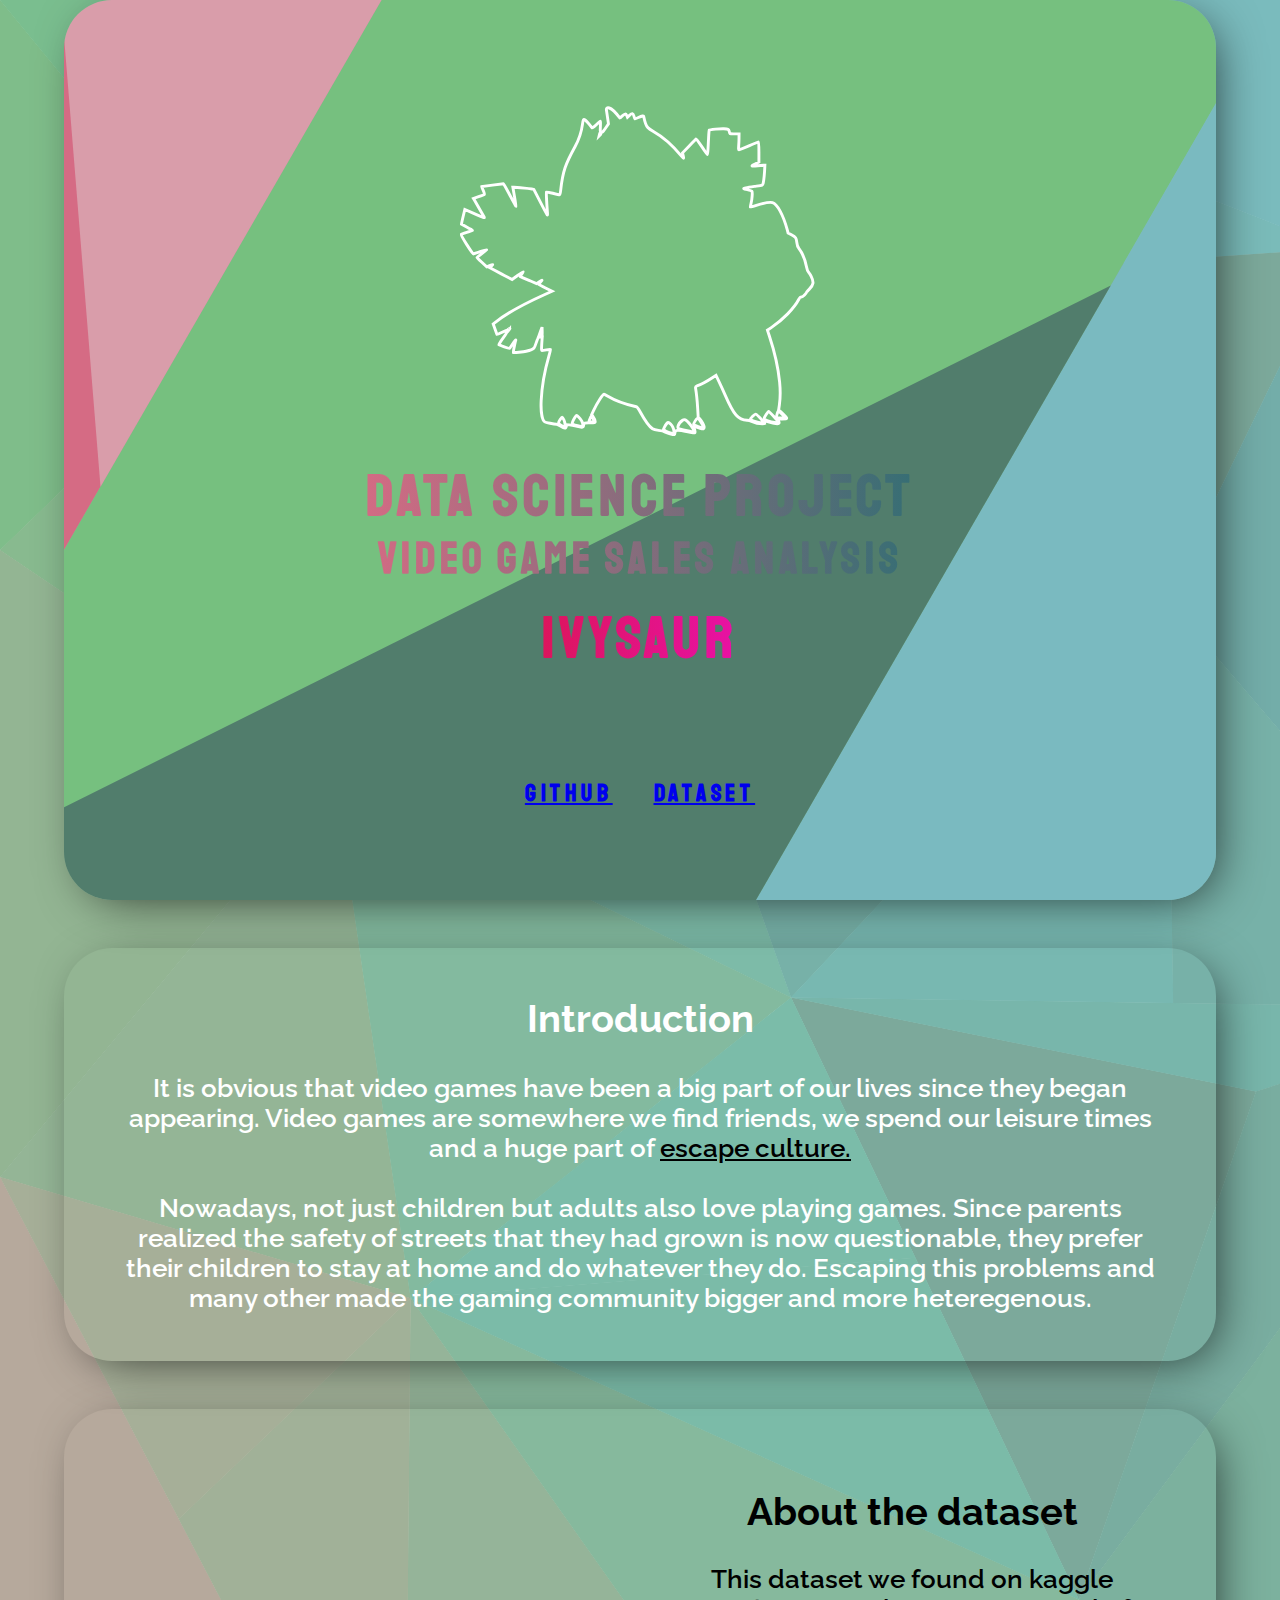
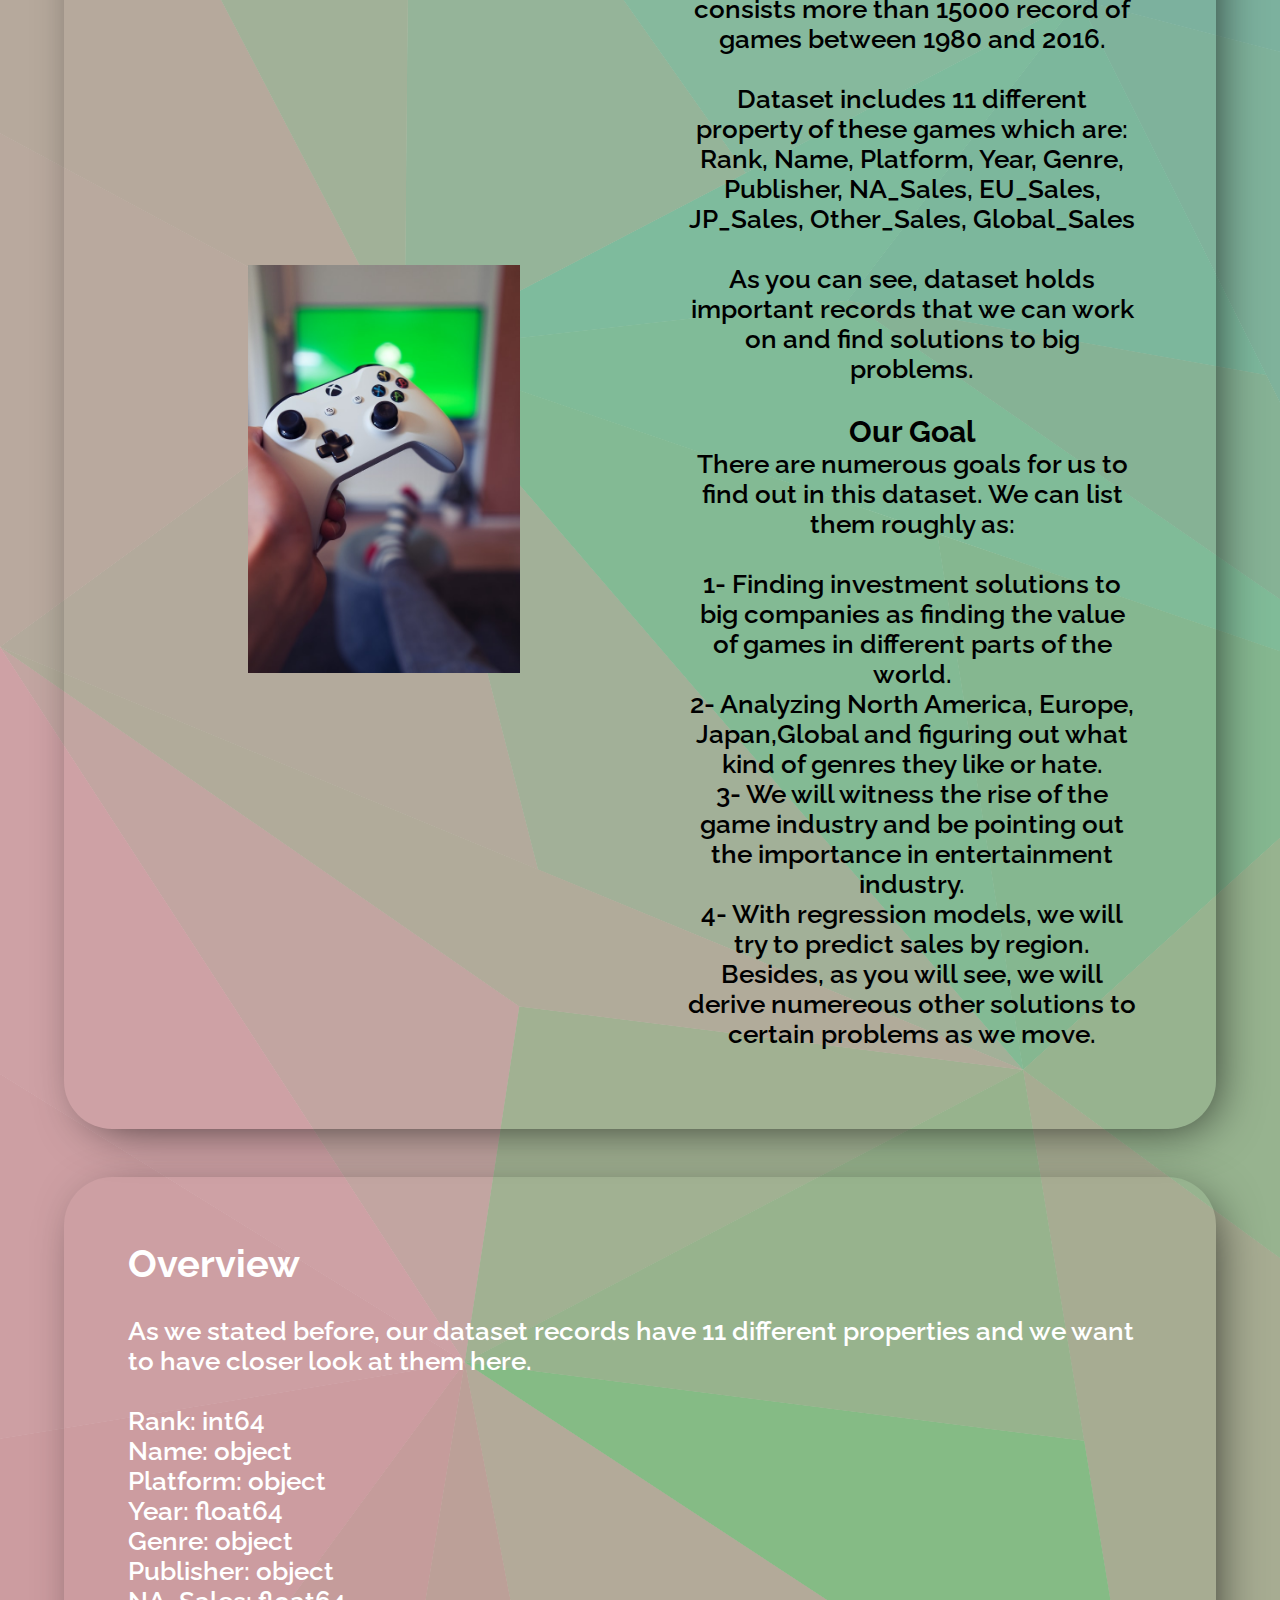
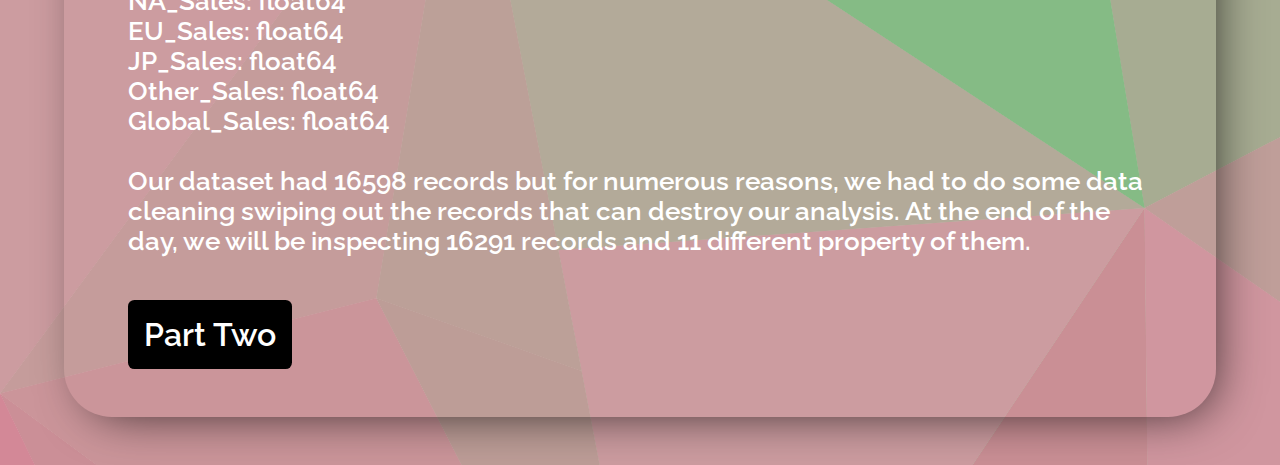
<file: page/index.html>
<!DOCTYPE html>
<html lang="en">

<head>
    <meta charset="UTF-8">
    <meta name="viewport" content="width=device-width, initial-scale=1.0">
    <link rel="stylesheet" href="styles.css">
    <title>Ivysaur</title>
</head>

<body>

    <header>
        <div class="logo" onclick="change()">

        </div>
        <div class="title">
            <div class="text-headerr">
                <h1>Data Science Project</h1>
                <h2>Video Game Sales Analysis</h2>
            </div>
            <div class="text-headerr2">
                <h1>Ivysaur</h1>
            </div>

        </div>
        <div class="project-links">
            <a href="https://github.com/Mert18/data-analysis-vg-ivysaur" target="_blank">github</a>
            <a href="https://www.kaggle.com/gregorut/videogamesales" target="_blank">dataset</a>
        </div>
    </header>

    <main>
        <section class="intro">
            <div class="text">
                <h2>Introduction</h2>
                <p>It is obvious that video games have been a big part of our lives since they began appearing. Video
                    games
                    are somewhere we find friends, we spend our leisure times and a huge part of <a
                        href="https://www.fairplanet.org/dossier/escape/escaping-in-and-from-culture/"
                        target="_blank">escape culture.</a> </p>
                <br>
                <p>Nowadays, not just children but adults also love playing games. Since parents realized the safety of
                    streets that they had grown is now questionable, they prefer their children to stay at home and do
                    whatever they do. Escaping this problems and many other made the gaming community bigger and more
                    heteregenous.</p>
            </div>

        </section>

        <section class="dataset">
            <div class="imagetwo">

            </div>
            <div class="texttwo">
                <h2>About the dataset</h2>
                <br>
                <p>This dataset we found on kaggle consists more than 15000 record of games between 1980 and 2016.</p>
                <br>
                <p>Dataset includes 11 different property of these games which are:</p>
                <p>Rank, Name, Platform, Year, Genre, Publisher, NA_Sales, EU_Sales, JP_Sales, Other_Sales, Global_Sales
                </p>
                <br>
                <p>As you can see, dataset holds important records that we can work on and find solutions to big
                    problems.</p>
                <br>
                <h3>Our Goal</h3>
                <p>There are numerous goals for us to find out in this dataset. We can list them roughly as:</p>
                <br>
                <p>1- Finding investment solutions to big companies as finding the value of games in different parts of
                    the world.</p>
                <p>2- Analyzing North America, Europe, Japan,Global and figuring out what kind of genres they like
                    or hate.</p>
                <p>3- We will witness the rise of the game industry and be pointing out the importance in entertainment
                    industry.</p>
                <p>4- With regression models, we will try to predict sales by region.</p>
                <p>Besides, as you will see, we will derive numereous other solutions to certain problems as we move.
                </p>
            </div>
        </section>

        <section class="exp">
            <h2>Overview</h2>
            <br>
            <p>As we stated before, our dataset records have 11 different properties and we want to have closer look at
                them here.</p>
            <br>
            <ul>
                <li>Rank: int64</li>
                <li>Name: object</li>
                <li>Platform: object</li>
                <li>Year: float64</li>
                <li>Genre: object</li>
                <li>Publisher: object</li>
                <li>NA_Sales: float64</li>
                <li>EU_Sales: float64</li>
                <li>JP_Sales: float64</li>
                <li>Other_Sales: float64</li>
                <li>Global_Sales: float64</li>
            </ul>
            <br>
            <p>Our dataset had 16598 records but for numerous reasons, we had to do some data cleaning swiping out the
                records that can destroy our analysis. At the end of the day, we will be inspecting 16291 records and 11
                different property of them.</p>
            <br>
            <br>
            <a id="next" href="quest1.html">Part Two</a>
        </section>

    </main>

    <footer>

    </footer>
    <script src="app2.js"></script>
</body>

</html>
</file>
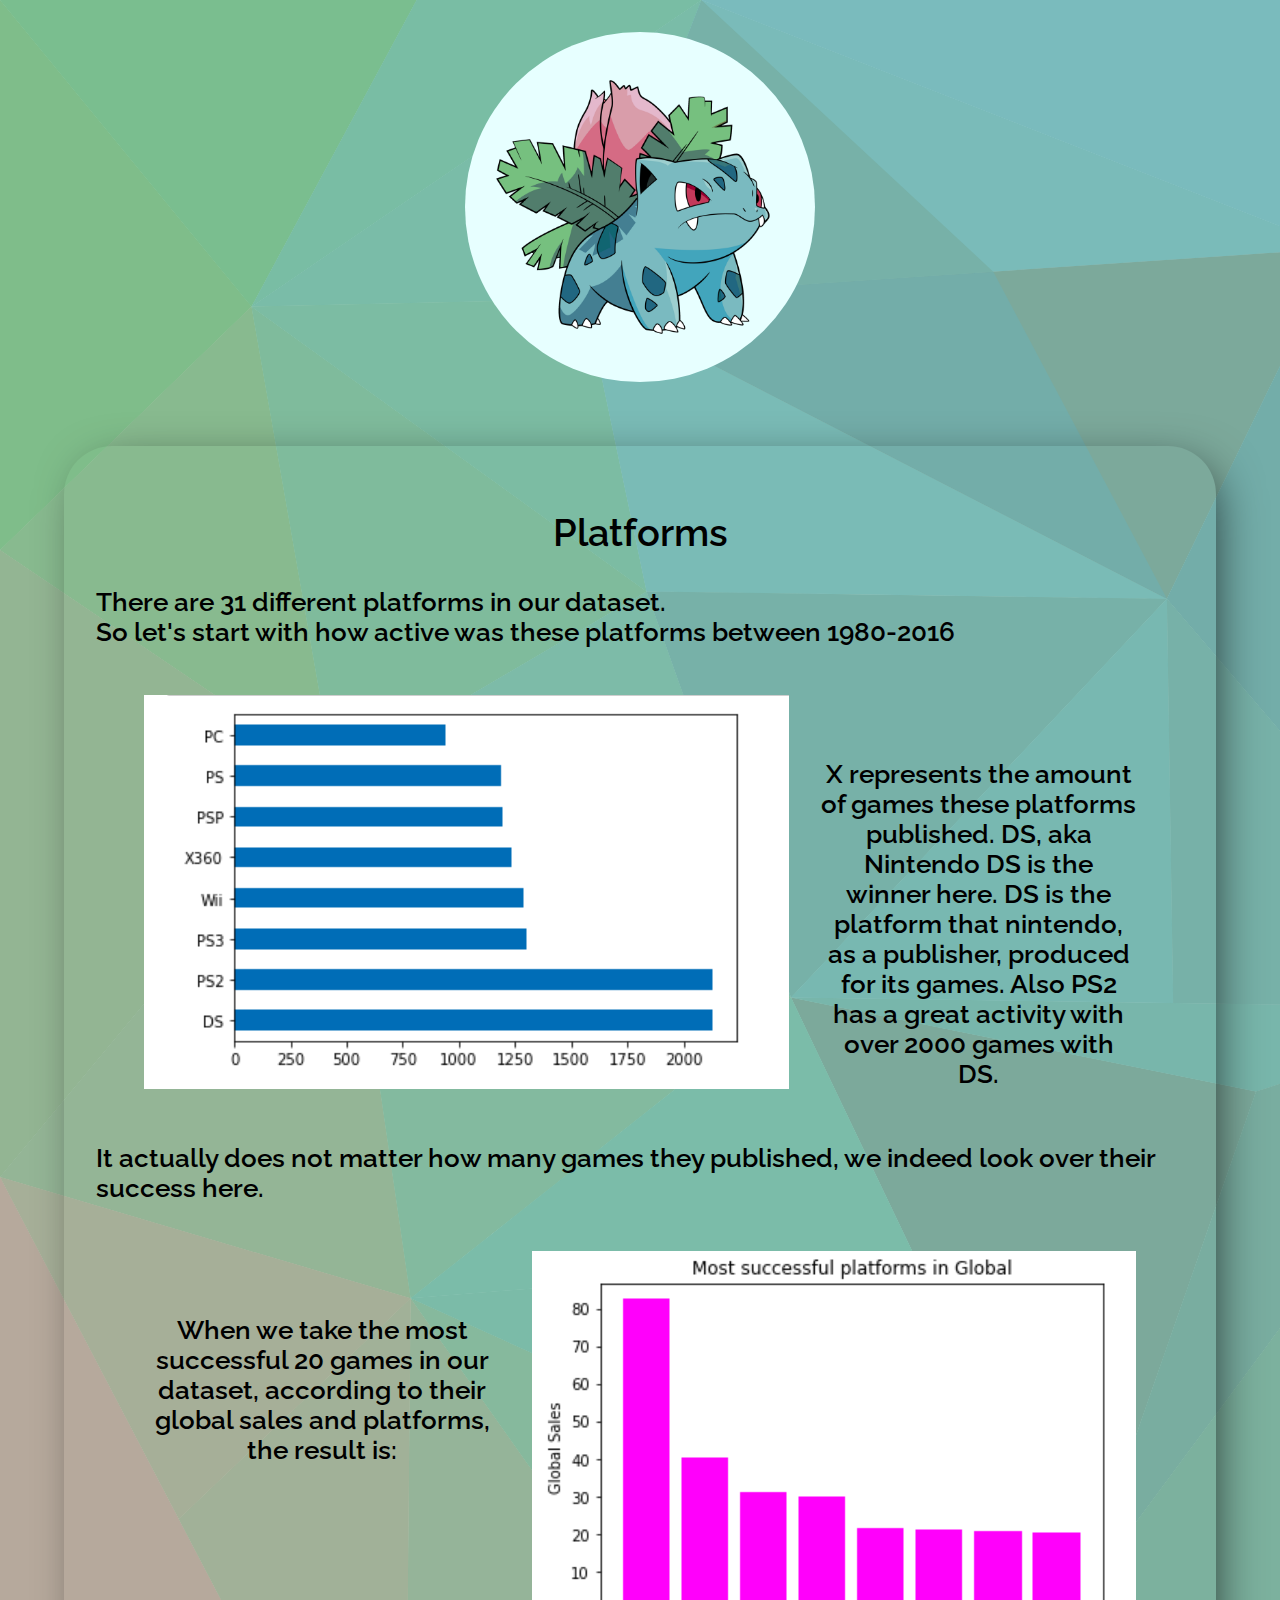
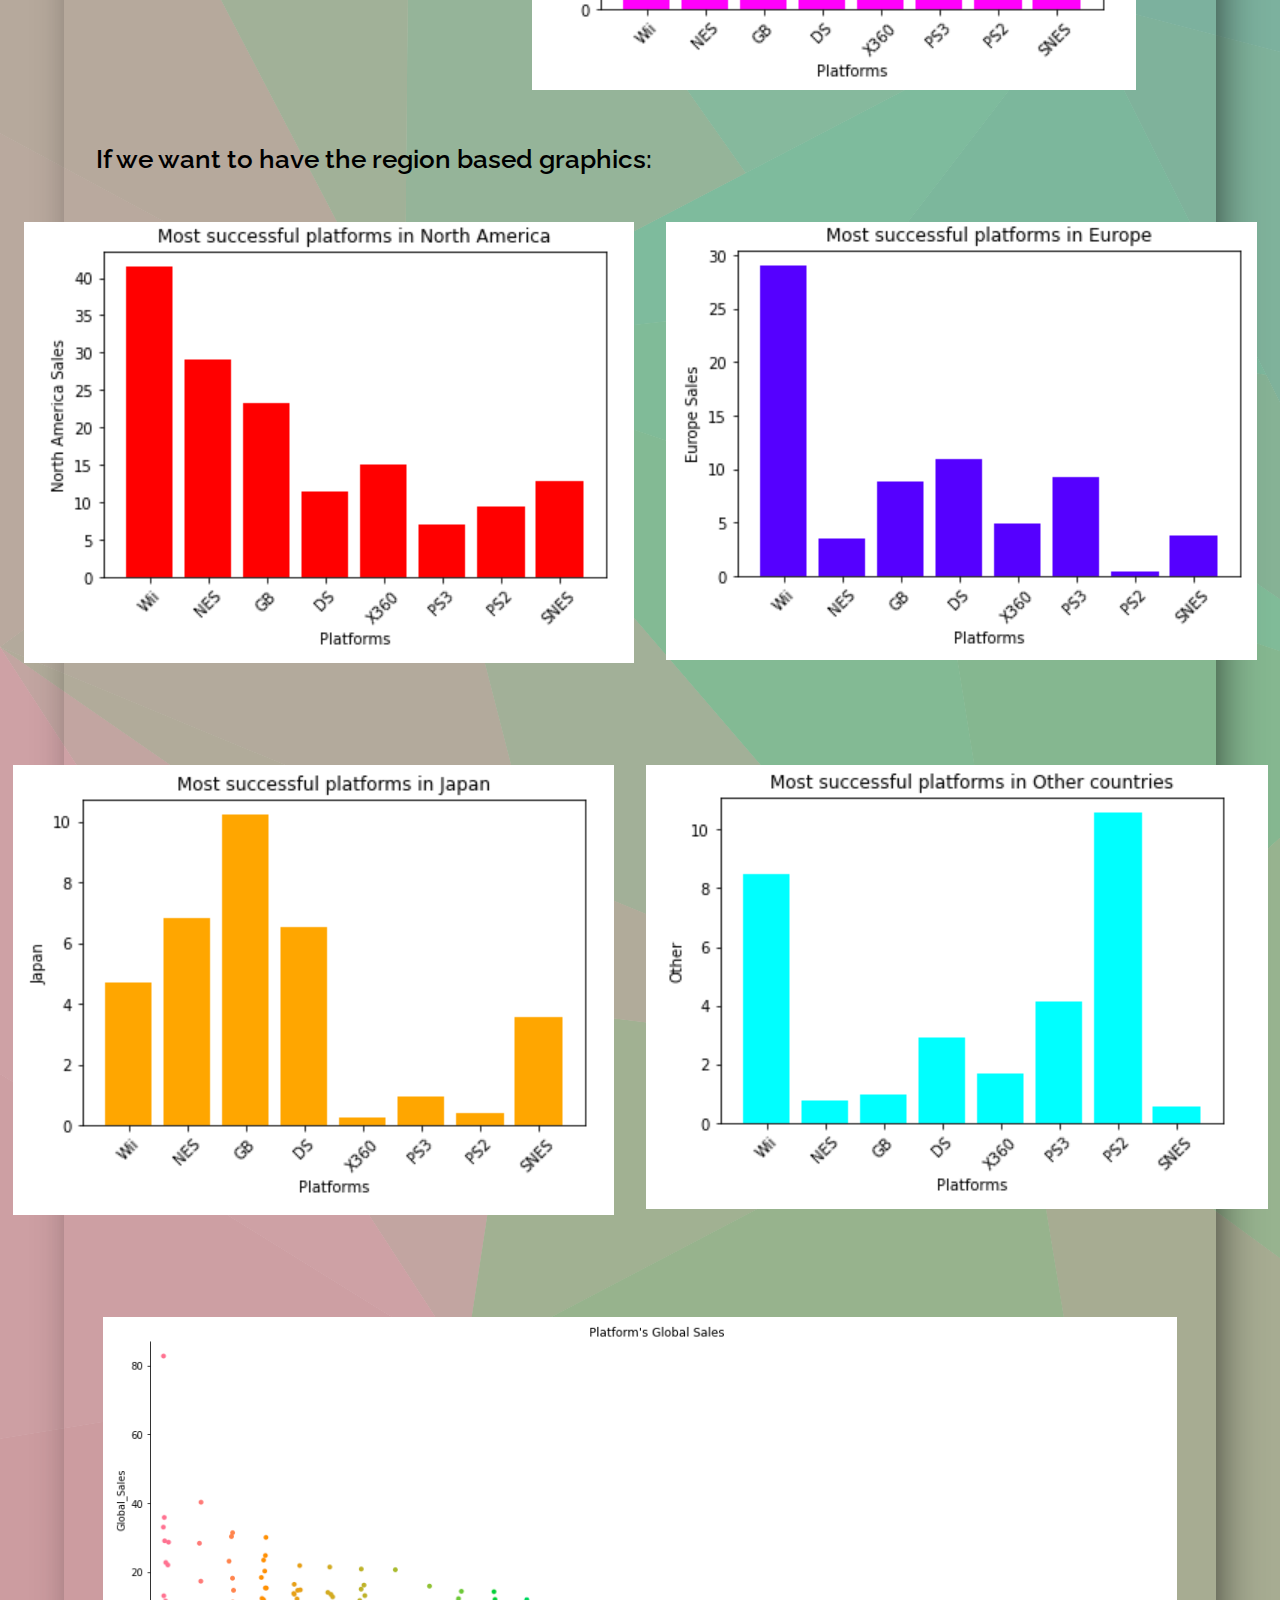
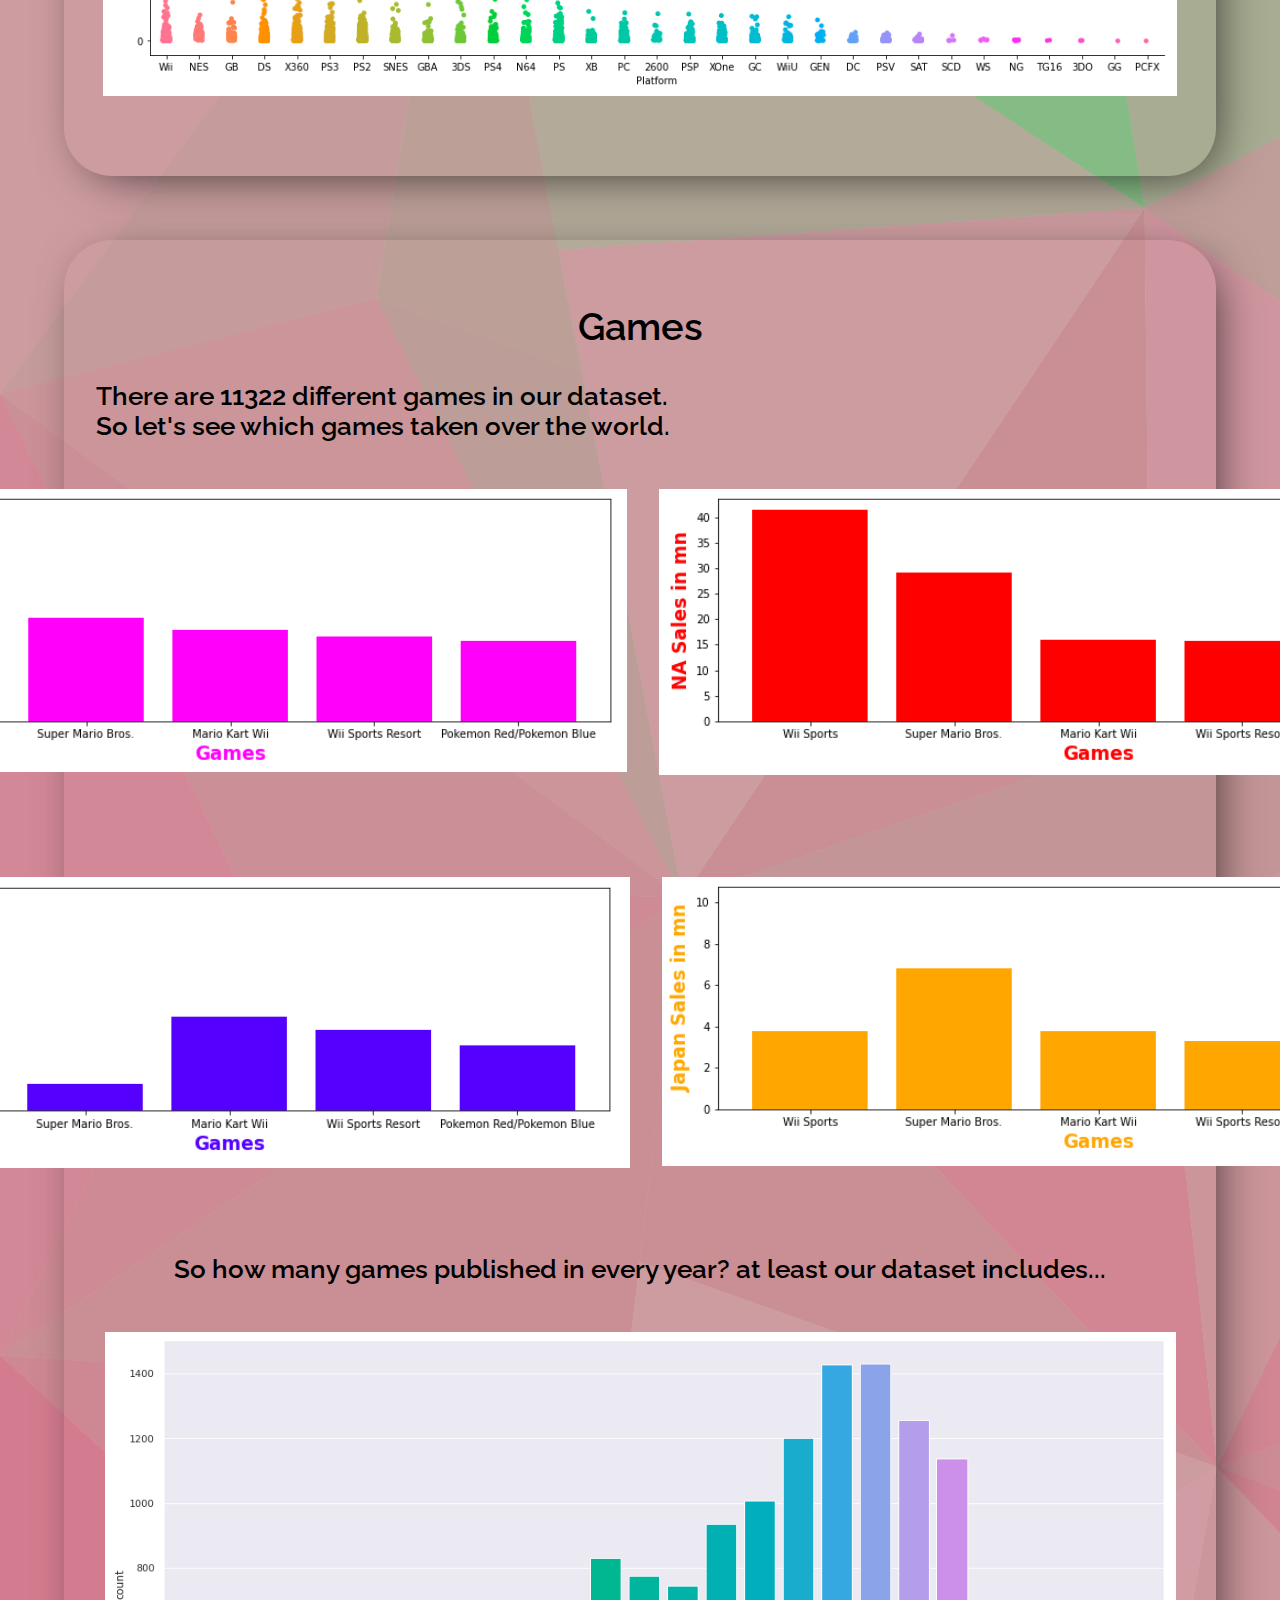
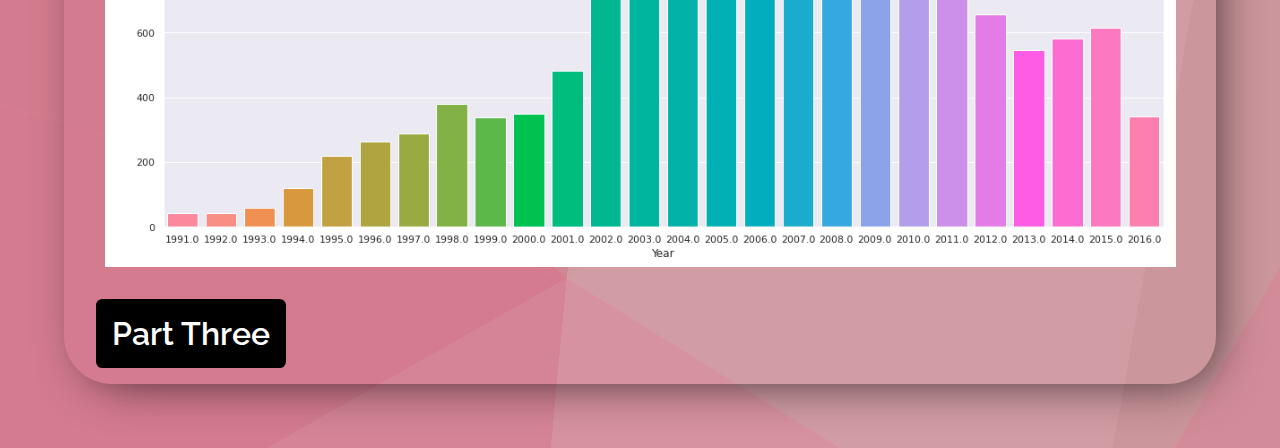
<file: page/index2.html>
<!DOCTYPE html>
<html lang="en">

<head>
    <meta charset="UTF-8">
    <meta name="viewport" content="width=device-width, initial-scale=1.0">
    <link rel="stylesheet" href="styles2.css">
    <title>Ivysaur Part Two</title>
</head>

<body>
    <div class="nav">
        <img src="./images/ivytrue2.svg" alt="ivy2">
    </div>


    <section class="platforms">
        <h2>Platforms</h2>
        <p>There are 31 different platforms in our dataset.</p>
        <p>So let's start with how active was these platforms between 1980-2016</p>

        <div class="analyze">
            <div class="left">
                <img src="./assets/platforms.png" alt="platformsactivity">
            </div>
            <div class="right">
                <p>X represents the amount of games these platforms published. DS, aka Nintendo DS is the winner here.
                    DS is the platform that nintendo, as a publisher,
                    produced for its games.
                    Also PS2 has a great activity with over 2000 games with DS.</p>

            </div>
        </div>
        <p>It actually does not matter how many games they published, we indeed look over their success here.</p>

        <div class="analyze">
            <div class="left">

                <p>When we take the most successful 20 games in our dataset, according to their global sales and
                    platforms, the result is:</p>
            </div>
            <div class="right">
                <img src="./assets/platformscss.png" alt="succsplatform">
            </div>
        </div>
        <p>If we want to have the region based graphics:</p>

        <div class="analyze">
            <div class="left">
                <img src="./assets/nasales.png" alt="nasales">
            </div>
            <div class="right">
                <img src="./assets/eusales.png" alt="eusales">
            </div>
        </div>
        <div class="analyze">
            <div class="left">
                <img src="./assets/jpsales.png" alt="jpsales">
            </div>
            <div class="right">
                <img src="./assets/othersales.png" alt="othersales">
            </div>
        </div>

        <div class="soloimage">
            <img src="./images/platform.png" alt="platforms">
        </div>


    </section>

    <section class="games">
        <h2>Games</h2>
        <p>There are 11322 different games in our dataset.</p>
        <p>So let's see which games taken over the world.</p>

        <div class="analyze">
            <div class="left">
                <img src="./images/gb.png" alt="glbgm">
            </div>
            <div class="right">
                <img src="./images/na.png" alt="nagm">
            </div>
        </div>
        <div class="analyze">
            <div class="left">
                <img src="./images/eu.png" alt="eugm">
            </div>
            <div class="right">
                <img src="./images/jp.png" alt="jpgm">
            </div>
        </div>
        <p id="solotext">So how many games published in every year? at least our dataset includes...</p>

        <div class="soloimage">
            <img src="./images/amount.png" alt="amountofgames">
        </div>

        <a id="next" href="index3.html">Part Three</a>
    </section>
    <script src="app2.js"></script>



</body>

</html>
</file>
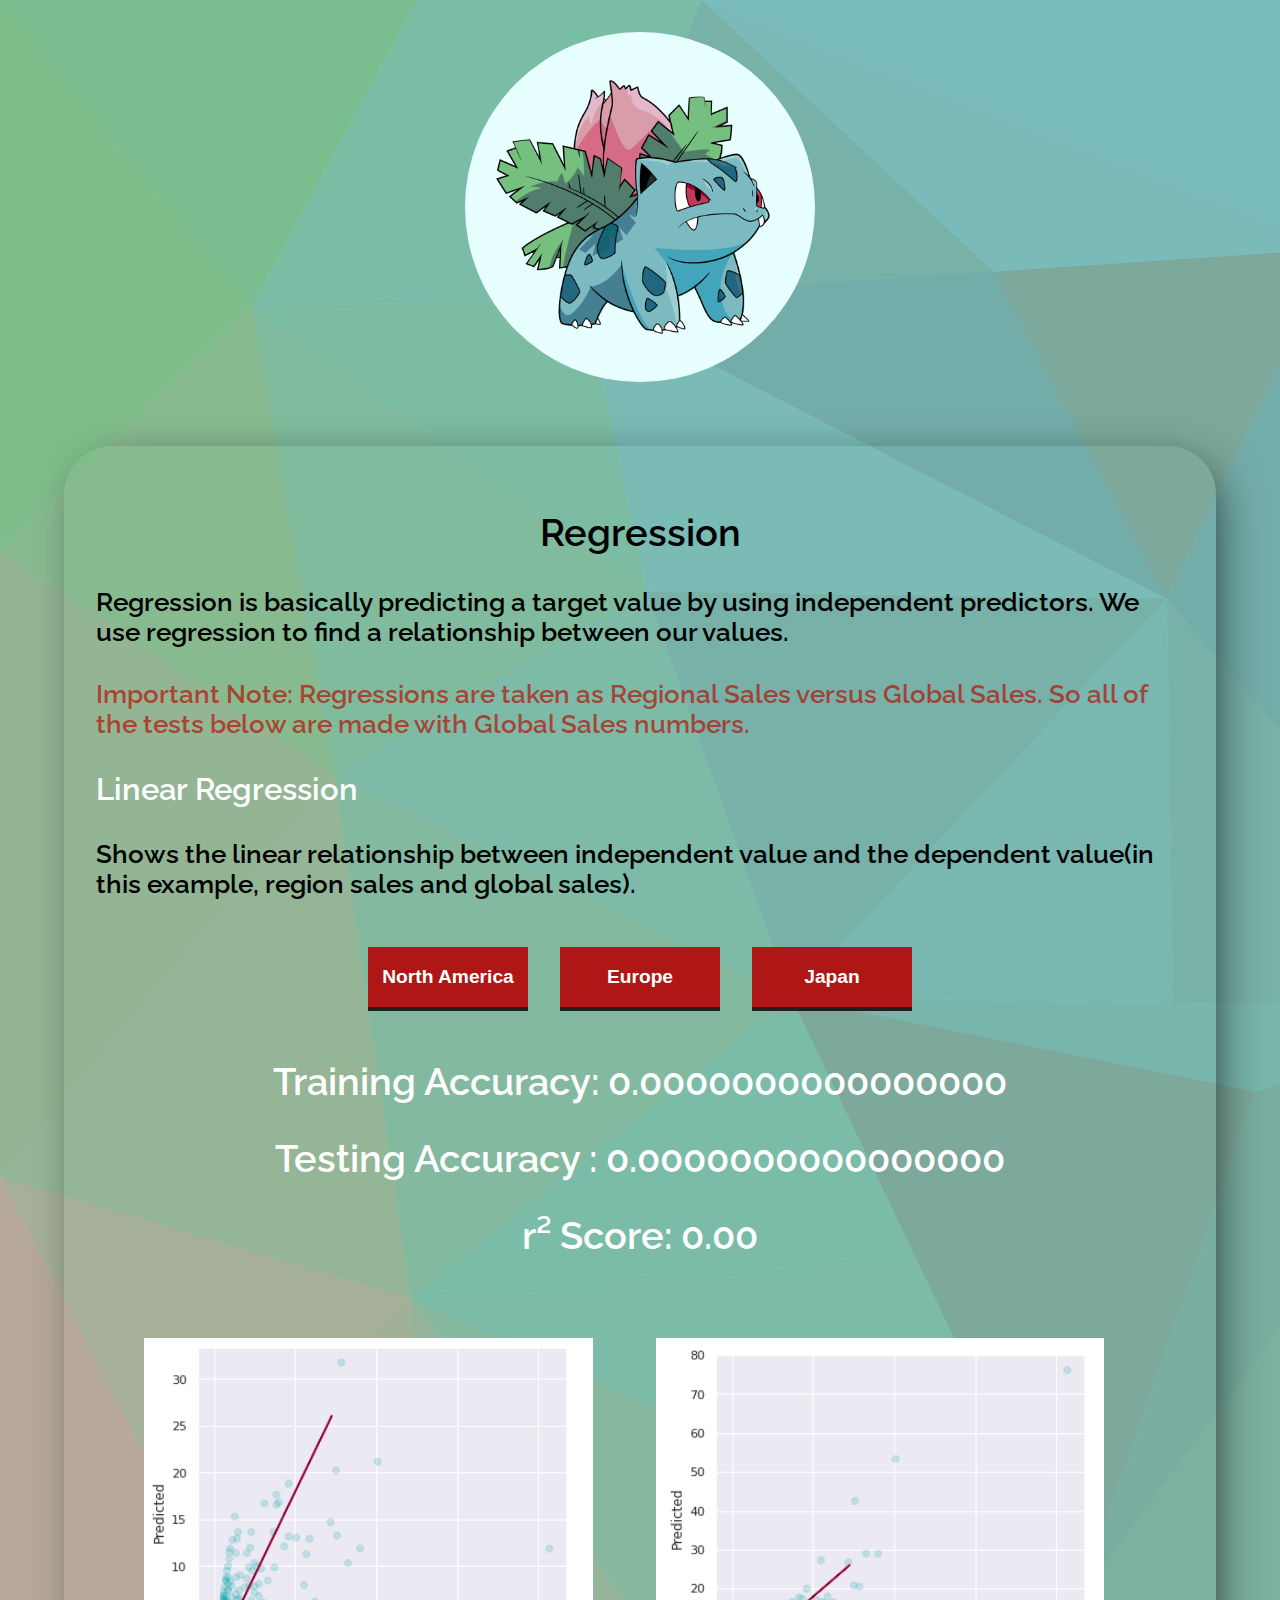
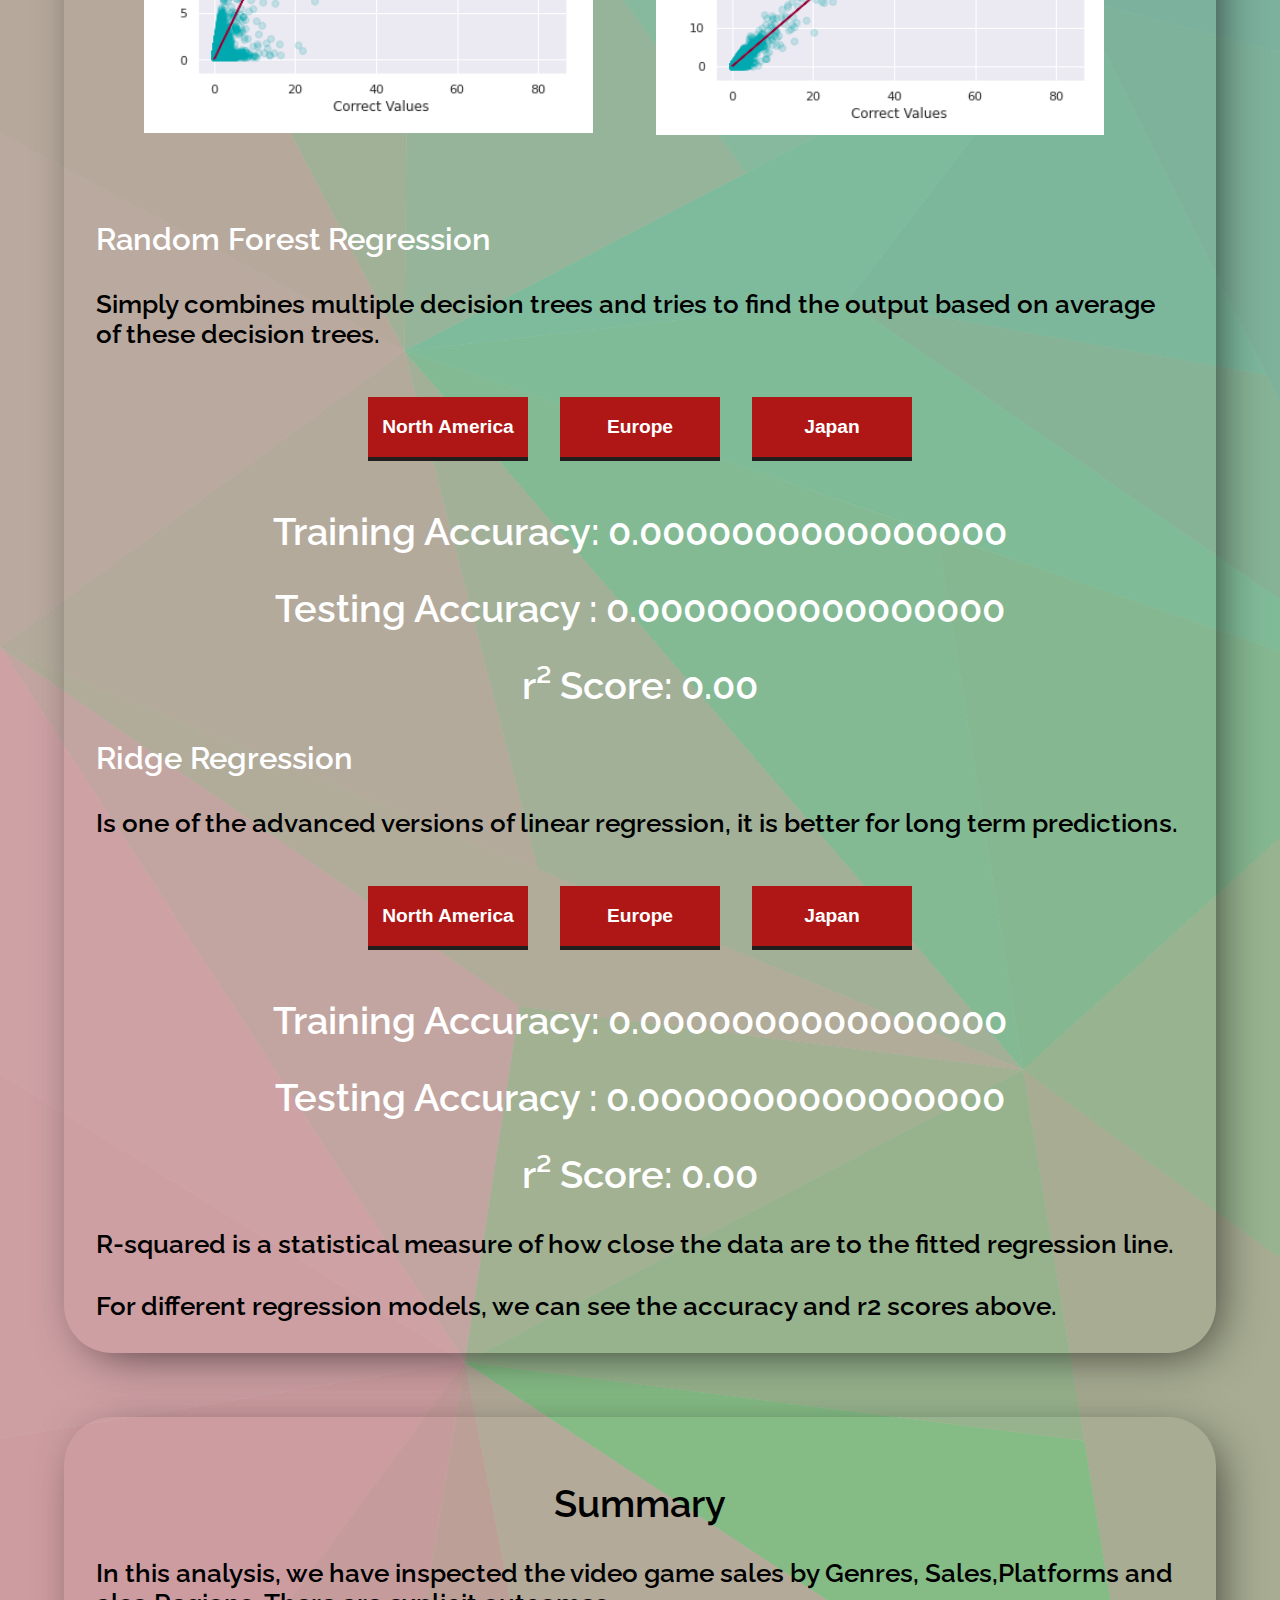
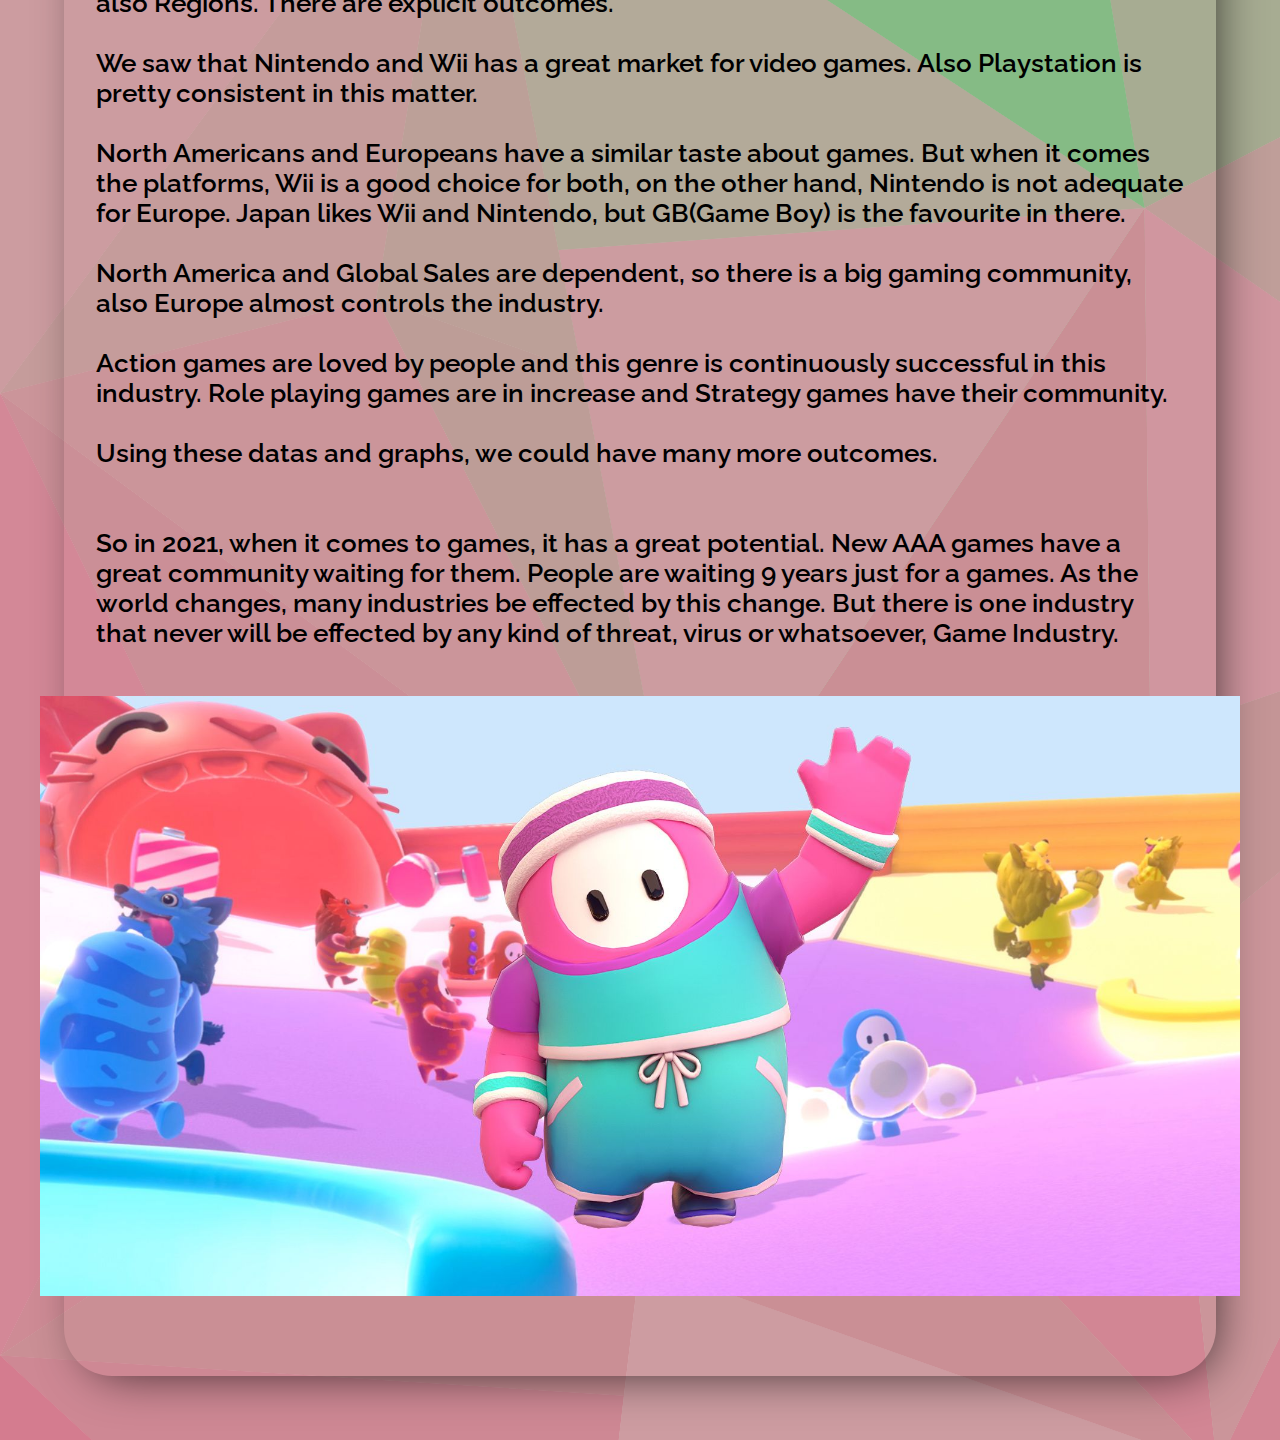
<file: page/index4.html>
<!DOCTYPE html>
<html lang="en">

<head>
    <meta charset="UTF-8">
    <meta name="viewport" content="width=device-width, initial-scale=1.0">
    <link rel="stylesheet" href="styles2.css">
    <title>Ivysaur Part Four</title>
</head>

<body>

    <div class="nav">
        <img src="./images/ivytrue2.svg" alt="ivy2">
    </div>

<!--     <div class="soloimage">
        <img src="./images/reg.png" alt="regression table">
    </div> -->

    <section class="regression">
        <h2>Regression</h2>
        <p>Regression is basically predicting a target value by using independent predictors. We use regression to find
            a relationship between our values.</p>
        
        <p><span>Important Note: Regressions are taken as Regional Sales versus Global Sales. So all of the tests below are made with Global Sales numbers.</span></p>

        <h3 class="regtitle">Linear Regression </h3>
        <p>Shows the linear relationship between independent value and the dependent value(in this
            example, region sales and global sales).</p>
            <div class="options">
                <button id="na" class="lirr">North America</button>
                <button id="eu" class="rfrr">Europe</button>
                <button id="jp" class="rrr">Japan</button>
            </div>
            <div class="results">
                <h2 id="t"></h2>
                <h2 id="tr">Training Accuracy: 0.0000000000000000</h2>
                <h2 id="te">Testing Accuracy : 0.0000000000000000</h2>
                <h2 id="r2">r&#178; Score: 0.00</h2>
            </div>
        <div class="analyze">
            <div class="left">
                <img src="./images/jpreg.png" alt="jp regression">
            </div>
            <div class="right">
                <img src="./images/nareg.png" alt="na regression">
            </div>
        </div>

        <h3 class="regtitle">Random Forest Regression</h3>
        <p>Simply combines multiple decision trees and tries to find the output based on
            average of these decision trees.</p>

            <div class="options">
                <button id="na1" class="lirr">North America</button>
                <button id="eu1" class="rfrr">Europe</button>
                <button id="jp1" class="rrr">Japan</button>
            </div>
            <div class="results">
                <h2 id="t1"></h2>
                <h2 id="tr1">Training Accuracy: 0.0000000000000000</h2>
                <h2 id="te1">Testing Accuracy : 0.0000000000000000</h2>
                <h2 id="r21">r&#178; Score: 0.00</h2>
            </div>

        <h3 class="regtitle">Ridge Regression</h3>
        <p>Is one of the advanced versions of linear regression, it is better for long term
            predictions.</p>

            <div class="options">
                <button id="na2" class="lirr">North America</button>
                <button id="eu2" class="rfrr">Europe</button>
                <button id="jp2" class="rrr">Japan</button>
            </div>
            <div class="results">
                <h2 id="t2"></h2>
                <h2 id="tr2">Training Accuracy: 0.0000000000000000</h2>
                <h2 id="te2">Testing Accuracy : 0.0000000000000000</h2>
                <h2 id="r22">r&#178; Score: 0.00</h2>
            </div>


        <p>R-squared is a statistical measure of how close the data are to the fitted regression line.</p>
        <p>For different regression models, we can see the accuracy and r2 scores above.</p>

    </section>

    <section>
        <h2>Summary</h2>
        <p>In this analysis, we have inspected the video game sales by Genres, Sales,Platforms and also Regions. There
            are explicit outcomes.
        </p>
        <br>
        <p>We saw that Nintendo and Wii has a great market for video games. Also Playstation is pretty consistent in
            this matter.</p>
        <br>
        <p>North Americans and Europeans have a similar taste about games. But when it comes the platforms, Wii is a
            good choice for both, on the other hand, Nintendo is not adequate for Europe. Japan likes Wii and Nintendo,
            but GB(Game Boy) is the favourite in there.</p>
        <br>
        <p>
            North America and Global Sales are dependent, so there is a big gaming community, also Europe almost
            controls the industry.
        </p>
        <br>
        <p>Action games are loved by people and this genre is continuously successful in this industry. Role playing
            games are in increase and Strategy games have their community.</p>
        <br>
        <p>Using these datas and graphs, we could have many more outcomes.</p>
        <br>
        <br>
        So in 2021, when it comes to games, it has a great potential. New AAA games have a great community waiting for
        them. People are waiting 9 years just for a games. As the world changes, many industries be effected by this
        change. But there is one industry that never will be effected by any kind of threat, virus or whatsoever, Game
        Industry.
        <div class="soloimage">
            <img src="./images/fall.jpg" alt="fall" width="1200px">
        </div>

    </section>


    <script src="app3.js"></script>

</body>

</html>
</file>
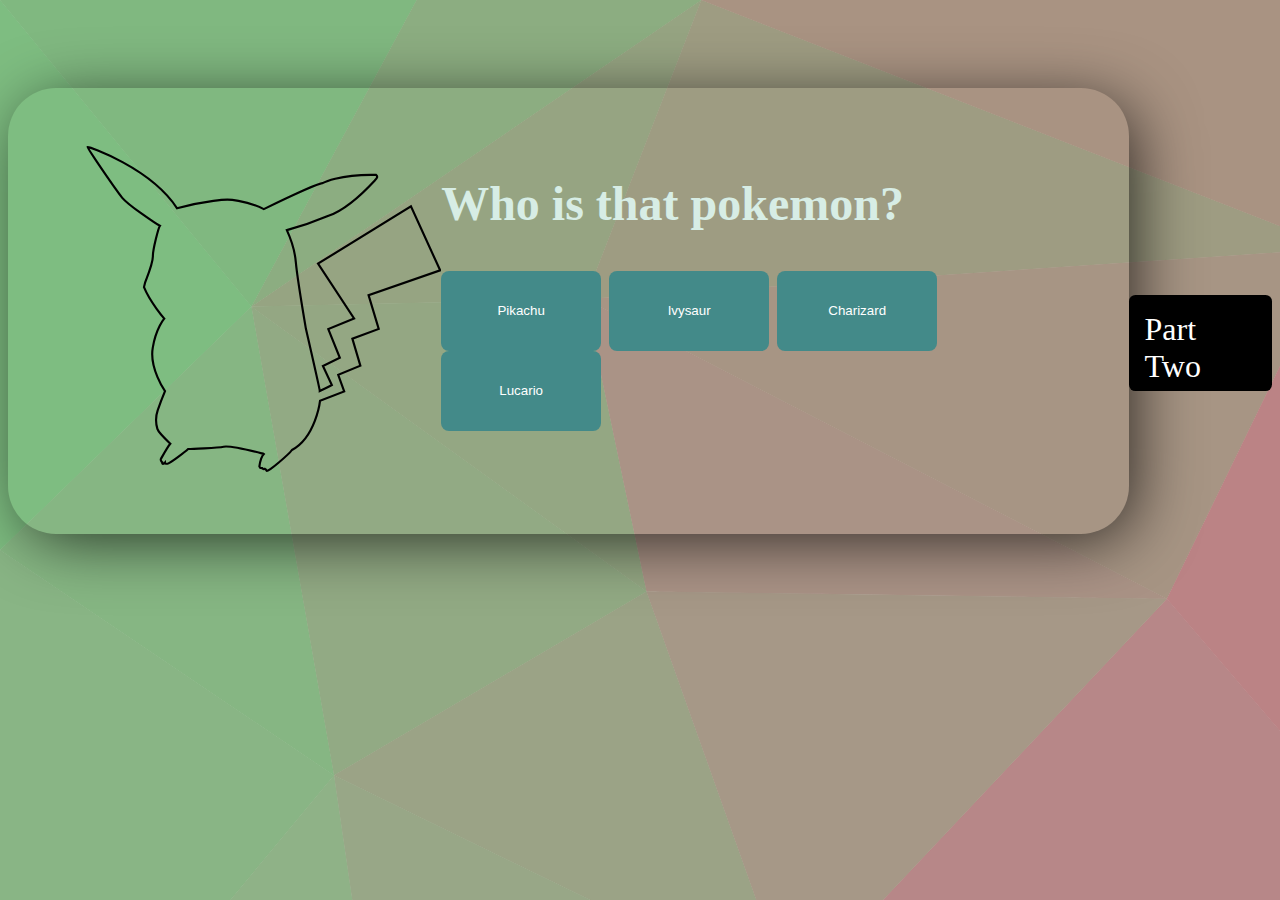
<file: page/quest1.html>
<!DOCTYPE html>
<html lang="en">

<head>
    <meta charset="UTF-8">
    <meta name="viewport" content="width=device-width, initial-scale=1.0">
    <link rel="stylesheet" href="quest1.css">
    <title>Question</title>
</head>

<body>

    <section class="quest">
        <div class="quest-wrapper">
            <div class="image">

            </div>
            <div class="text">
                <h2>Who is that pokemon?</h2>
                <button id="one">Pikachu</button>
                <button id="two">Ivysaur</button>
                <button id="three">Charizard</button>
                <button id="four">Lucario</button>
            </div>
        </div>

        

    </section>
    <a id="next" href="index2.html">Part Two</a>


    <script src="app.js"></script>

</body>

</html>
</file>
<file: page/styles.css>
@import url("https://fonts.googleapis.com/css2?family=Staatliches&display=swap");

@import url("https://fonts.googleapis.com/css2?family=Raleway:wght@300&display=swap");

html {
    overflow: scroll;
    overflow-x: hidden;
    scroll-behavior: smooth;
    font-weight: 600;
}
::-webkit-scrollbar {
    width: 0px; /* Remove scrollbar space */
    background: transparent; /* Optional: just make scrollbar invisible */
}
/* Optional: show position indicator in red */
::-webkit-scrollbar-thumb {
    background: #ff0000;
}

* {
    margin: 0;
    padding: 0;
    box-sizing: border-box;
}
.scroll {
    position: fixed;
}
.scroll button {
    width: 3rem;
    height: 3rem;
    border-radius: 50%;
    border: none;
    margin: 0.5rem;
    outline: none;
}
.scroll button:hover {
    cursor: pointer;
}
.up {
    background-color: #00ca4e;
    /* green FF605C*/
}
.down {
    background-color: #ffbd44;
}
body {
    margin: 0 4rem;
    background: url(images/bg4.svg);
}
main:first-child {
    margin-top: 3rem;
}

header {
    background: url(./assets/bg2.svg);
    background-attachment: fixed;
    background-position: center;
    background-repeat: no-repeat;
    background-size: cover;
    border-radius: 3rem;
    font-family: "Staatliches", cursive;
    letter-spacing: 0.3rem;
    height: 100vh;
    color: white;
    font-size: 1.5rem;
    display: flex;
    flex-direction: column;
    justify-content: center;
    align-items: center;
    transition: all 0.5s;

    -webkit-box-shadow: 10px 10px 49px -14px rgba(0, 0, 0, 0.75);
    -moz-box-shadow: 10px 10px 49px -14px rgba(0, 0, 0, 0.75);
    box-shadow: 10px 10px 49px -14px rgba(0, 0, 0, 0.75);
}

header .title {
    margin-bottom: 2rem;
}
.text-headerr {
    text-transform: uppercase;
    font-size: 1.8rem;
    display: inline-block;
    background-image: linear-gradient(to right, #d56b84ff, rgb(52, 110, 116));
    -webkit-background-clip: text;
    color: transparent;
    padding: 0.5rem 0.5rem;
    text-align: center;
    font-weight: 700;
}
header .group-members h3 {
    color: rgba(97, 43, 97, 0.993);
}
header .project-links {
    margin-top: 4rem;
    animation: moveInBottom 3s;
}
header .project-links a {
    margin-right: 2rem;
}
header .project-links a:last-child {
    margin-right: 0rem;
}

.logo {
    width: 40%;
    height: 40%;
    background: url("assets/ivyfalse.svg") no-repeat;
    background-size: contain;
    background-position: center;
    animation: moveInTop 2s;
}
@keyframes moveInTop {
    0% {
        opacity: 0;
        transform: translateY(-300px);
    }
    100% {
        opacity: 1;
        transform: translate(0);
    }
}
@keyframes moveInBottom {
    0% {
        opacity: 0;
        transform: translateY(300px);
    }
    100% {
        opacity: 1;
        transform: translate(0);
    }
}
.logotrue {
    background: url("assets/ivytrue.svg") no-repeat;
    width: 42%;
    height: 42%;
    background-size: contain;
    transition: all 0.5s;
    background-position: center;
}

.text-headerr2 {
    text-transform: uppercase;
    font-size: 1.8rem;
    background-image: linear-gradient(to right, rgb(209, 25, 25), rgb(243, 14, 232));
    -webkit-background-clip: text;
    color: transparent;
    padding: 0.5rem 0.5rem;
    text-align: center;
    font-weight: 700;
}
main {
    font-family: "Raleway", sans-serif;
}

main section {
    width: 100%;
    font-size: 1.6rem;
    margin: 3rem 0;
    border-radius: 3rem;

    -webkit-box-shadow: 10px 10px 49px -14px rgba(0, 0, 0, 0.75);
    -moz-box-shadow: 10px 10px 49px -14px rgba(0, 0, 0, 0.75);
    box-shadow: 10px 10px 49px -14px rgba(0, 0, 0, 0.75);
}

main .intro {
    width: 100%;
    display: flex;
    padding: 3rem;
    color: white;
    background: url(./assets/bg2.svg);
    background-attachment: fixed;
    background-position: center;
    background-repeat: no-repeat;
    background-size: cover;
    font-weight: 600;
}
main .intro .text {
    text-align: center;
    color: white;
}
main .intro .text h2 {
    margin-bottom: 2rem;
}
main .intro .text a {
    color: black;
}
main .intro .image {
    width: 100%;
    display: flex;
    color: white;
    padding: 3rem;
    border-radius: 3rem;
}

footer {
    font-family: "Raleway", sans-serif;
}
main .dataset {
    width: 100%;
    display: flex;
    color: white;
    padding: 3rem;
    background: url(./assets/bg2.svg);
    background-attachment: fixed;
    background-position: center;
    background-repeat: no-repeat;
    background-size: cover;
    font-weight: 600;
}
main .dataset .texttwo {
    flex: 1;
    padding: 2rem;
    text-align: center;
    color: black;
}
main .dataset .imagetwo {
    flex: 1;
    padding: 3rem;
    background: url(./assets/ph.jpeg);
    background-size: 50%;
    background-repeat: no-repeat;
    background-position: center;
    border-radius: 3rem;
}
.exp {
    padding: 4rem;
    font-weight: 600;
    color: white;
    background: url(./assets/bg2.svg);
    background-attachment: fixed;
    background-position: center;
    background-repeat: no-repeat;
    background-size: cover;
}
.exp ul {
    list-style: none;
}

.centered-h3 {
    text-align: center;
    margin: 2rem 0;
}

@media screen and (max-width: 800px) {
    main .intro {
        display: flex;
        flex-direction: column;
    }
    main .intro .image {
        display: none;
    }
    main .dataset {
        display: flex;
        flex-direction: column;
    }
    img {
        display: block;
        object-fit: contain;
        display: none;
        height: auto;
    }
    .analyze {
        display: flex;
        flex-direction: column;
    }
}

#next {
    background: black;
    border-radius: 0.4rem;
    text-decoration: none;
    padding: 1rem;
    font-size: 2rem;
    color: white;
}

@media (max-width: 1000px) {
    body {
        margin: 0rem;
        font-size: 0.5rem;
    }
    .scroll {
        display: none;
    }
    .text-headerr {
        font-size: 1rem;
    }
    .text-headerr2 {
        font-size: 1.2rem;
    }
    .group-members {
        font-size: 1.3rem;
        padding: 1.2rem;
    }

    .intro {
        font-size: 1.5rem;
    }
    .dataset {
        font-size: 1.2rem;
    }
    .exp {
        font-size: 1.2rem;
    }
    .imagetwo {
        display: none;
    }
}
</file>
<file: page/styles2.css>
@import url("https://fonts.googleapis.com/css2?family=Raleway:wght@300&display=swap");

* {
    margin: 0;
    padding: 0;
    box-sizing: border-box;
    font-weight: 600;
}

html {
    overflow: scroll;
    overflow-x: hidden;
    scroll-behavior: smooth;
}
::-webkit-scrollbar {
    width: 0px; /* Remove scrollbar space */
    background: transparent; /* Optional: just make scrollbar invisible */
}
/* Optional: show position indicator in red */
::-webkit-scrollbar-thumb {
    background: #ff0000;
}

body {
    font-family: "Raleway", sans-serif;
    font-size: 1.6rem;
    background: url(./images/bg4.svg);
}

section {
    margin: 4rem;
    border-radius: 3rem;
    padding: 2rem;
    -webkit-box-shadow: 10px 10px 49px -14px rgba(0, 0, 0, 0.75);
    -moz-box-shadow: 10px 10px 49px -14px rgba(0, 0, 0, 0.75);
    box-shadow: 10px 10px 49px -14px rgba(0, 0, 0, 0.75);
}

.nav {
    margin-top: 2rem;
    width: 100%;
    display: flex;
    justify-content: center;
    align-items: center;
}
h2 {
    text-align: center;
    margin: 2rem;
}
.analyze p {
    text-align: center;
    margin-top: 4rem;
}

.analyze {
    width: 100%;
    display: grid;
    grid-template-columns: 1fr 1fr;
    padding: 2rem;
    justify-content: center;
}
.left {
    padding: 1rem;
}
.right {
    padding: 1rem;
}

.soloimage {
    margin-top: 3rem;
    margin-bottom: 3rem;
    width: 100%;
    display: flex;
    justify-content: center;
}
#solotext {
    text-align: center;
    margin: 2rem;
}

#next {
    background: black;
    border-radius: 0.4rem;
    text-decoration: none;
    padding: 1rem;
    font-size: 2rem;
    color: white;
}



.options {
    display: flex;
    justify-content: center;
    margin-top: 2rem;
}
.lir {
    color: yellow;
}
.options button {
    background-color: rgb(175, 23, 23);
    border: none;
    border-bottom: 4px solid rgb(34, 30, 30);
    color: white;
    height: 4rem;
    width: 10rem;
    margin: 1rem;
    font-weight: 600;
    font-size: 1.2rem;
}
.options button:hover {
    cursor: pointer;
}


.regression p {
    margin-top: 2rem;
}

.results {
    color: white;
}

@media screen and (max-width: 800px) {
}

@media (max-width: 1000px) {
    .nav {

    }
    .analyze {
        width: 100%;
        display: grid;
        grid-template-columns: 1fr;
        padding: 2rem;
        justify-content: center;
    }
    .soloimage {
        width: 100%
    }
    .platforms {
        width: 100%;
    }
   
}

.regtitle {
    margin-top: 2rem;
    color: white;
    font-size: 120%;
}
span {
    color: rgba(179, 23, 12, 0.726);
}
</file>
<file: page/quest1.css>
html {
    overflow: scroll;
    overflow-x: hidden;
    scroll-behavior: smooth;
}
::-webkit-scrollbar {
    width: 0px; /* Remove scrollbar space */
    background: transparent; /* Optional: just make scrollbar invisible */
}
/* Optional: show position indicator in red */
::-webkit-scrollbar-thumb {
    background: #ff0000;
}

body {
    background: url(./assets/bg3.svg);
    display: flex;
    justify-content: center;
    align-items: center;
}

.quest-wrapper {
    display: flex;
    padding: 3rem;
    color: white;
    margin-top: 5rem;
    margin-bottom: 5rem;
    border-radius: 3rem;
    -webkit-box-shadow: 10px 10px 65px -6px rgba(0, 0, 0, 0.75);
    -moz-box-shadow: 10px 10px 65px -6px rgba(0, 0, 0, 0.75);
    box-shadow: 10px 10px 65px -6px rgba(0, 0, 0, 0.75);
}
.wrong {
    background-color: red;
}
.correct {
    background-color: green;
}
.image {
    background: url(./pikfalse.svg);
    background-position: center;
    background-size: cover;
    width: 400px;
    height: 350px;
}
.imagetrue {
    background: url(./piktrue.svg);
    background-position: center;
    background-size: cover;
    width: 400px;
    height: 350px;
}

.text {
    font-size: 2rem;
    color: #d7ede5ff;
}
.text button {
    background: #438a89ff;
    color: white;
    border: none;
    width: 10rem;
    height: 5rem;
    border-radius: 0.5rem;
}
.text button:hover {
    background-color: black;
    cursor: pointer;
}
#next {
    background: black;
    border-radius: 0.4rem;
    text-decoration: none;
    padding: 1rem;
    font-size: 2rem;
    color: white;
    height: 4rem;
    margin-top: 4rem;
}

@media only screen and (max-width: 1000px) {
    .quest {
        display: none;
    }
}
</file>
